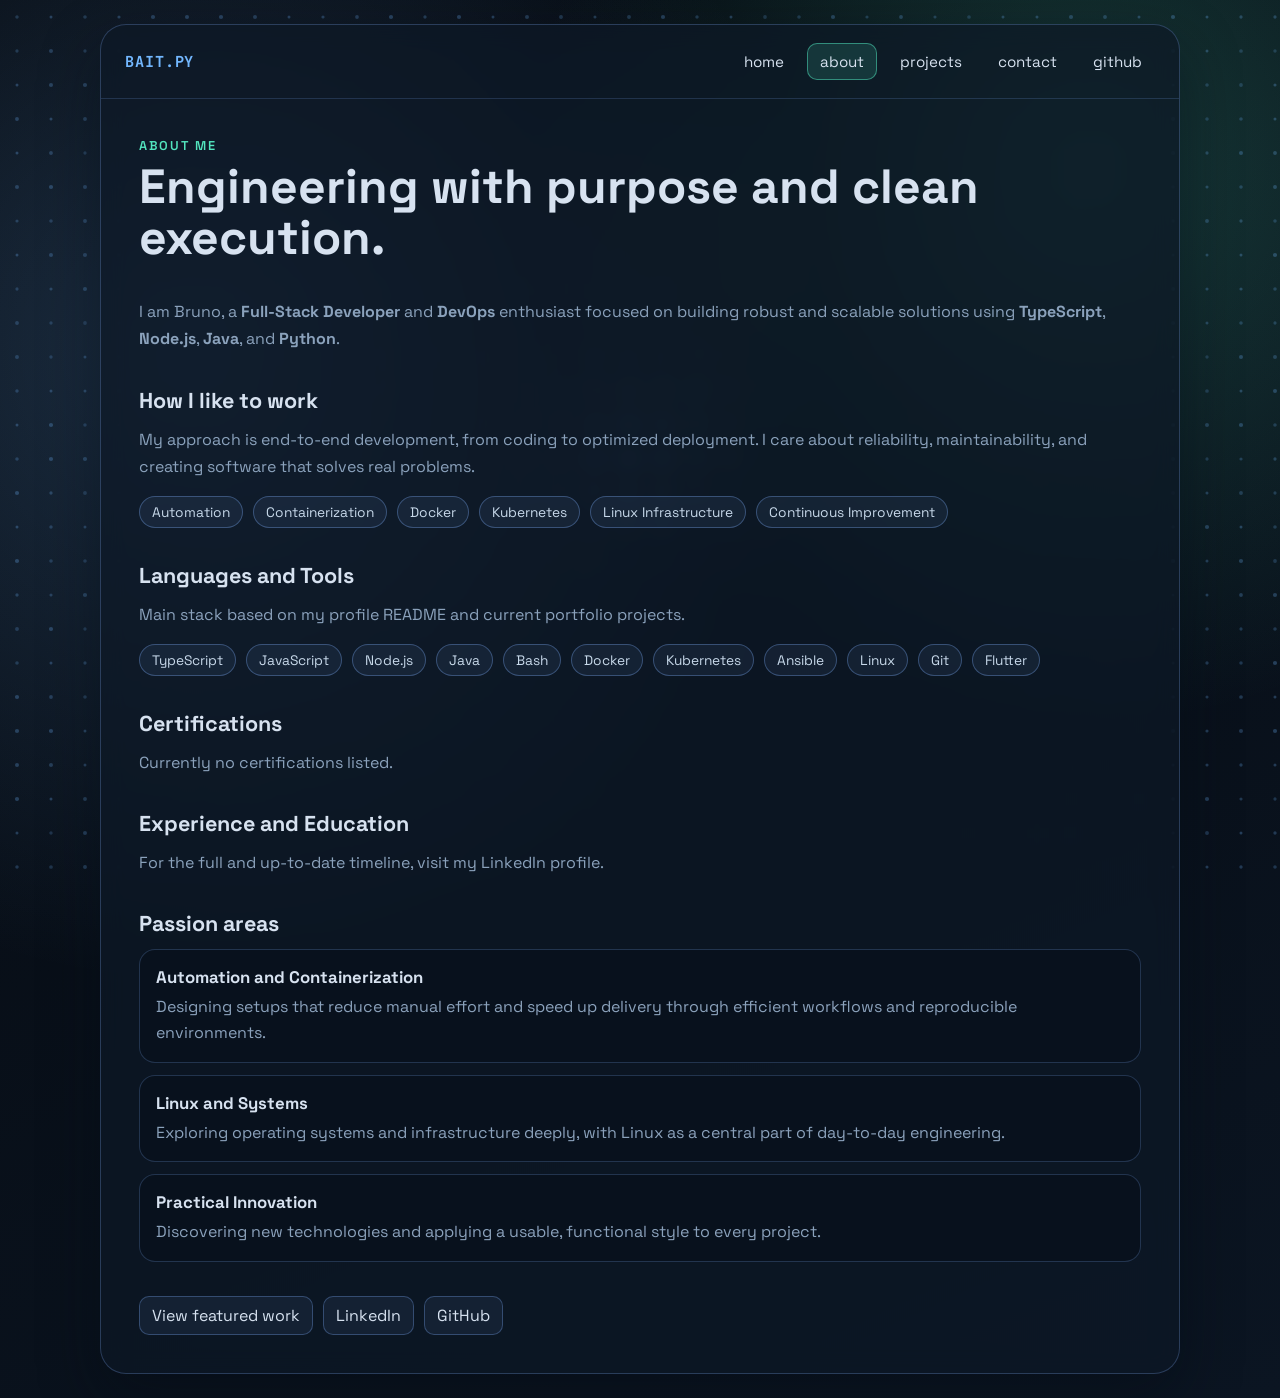
<file: about.html>
<!DOCTYPE html>
<html lang="en">
<head>
    <meta charset="UTF-8">
    <meta name="viewport" content="width=device-width, initial-scale=1.0">
    <title>About - Bruno Alonso</title>
    <link rel="preconnect" href="https://fonts.googleapis.com">
    <link rel="preconnect" href="https://fonts.gstatic.com" crossorigin>
    <link href="https://fonts.googleapis.com/css2?family=JetBrains+Mono:wght@400;500;700&family=Space+Grotesk:wght@400;500;600;700&display=swap" rel="stylesheet">
    <link rel="apple-touch-icon" sizes="180x180" href="favicon/apple-touch-icon.png">
    <link rel="icon" type="image/png" sizes="32x32" href="favicon/favicon-32x32.png">
    <link rel="icon" type="image/png" sizes="16x16" href="favicon/favicon-16x16.png">
    <link rel="manifest" href="favicon/site.webmanifest">
    <link rel="stylesheet" href="assets/styles.css">
</head>
<body>
<canvas class="ambient-canvas" id="ambient-canvas" aria-hidden="true"></canvas>
<div class="page-wrap">
    <main class="main-shell">
        <nav class="nav fade-in fade-delay-1">
            <div class="logo">BAIT.PY</div>
            <div class="nav-links">
                <a href="index.html">home</a>
                <a class="active" href="about.html">about</a>
                <a href="proyectos.html">projects</a>
                <a href="https://www.linkedin.com/in/brunoalonsopujol/" target="_blank" rel="noopener">contact</a>
                <a href="https://github.com/bait-py" target="_blank" rel="noopener">github</a>
            </div>
        </nav>

        <section class="content">
            <p class="kicker fade-in fade-delay-2">About me</p>
            <h1 class="fade-in fade-delay-2">Engineering with purpose and clean execution.</h1>

            <div class="section fade-in fade-delay-3">
                <p>I am Bruno, a <strong>Full-Stack Developer</strong> and <strong>DevOps</strong> enthusiast focused on building robust and scalable solutions using <strong>TypeScript</strong>, <strong>Node.js</strong>, <strong>Java</strong>, and <strong>Python</strong>.</p>
            </div>

            <div class="section fade-in fade-delay-4">
                <h2>How I like to work</h2>
                <p>My approach is end-to-end development, from coding to optimized deployment. I care about reliability, maintainability, and creating software that solves real problems.</p>
                <div class="tech-tags" aria-label="Professional interests">
                    <span>Automation</span>
                    <span>Containerization</span>
                    <span>Docker</span>
                    <span>Kubernetes</span>
                    <span>Linux Infrastructure</span>
                    <span>Continuous Improvement</span>
                </div>
            </div>

            <div class="section fade-in fade-delay-5">
                <h2>Languages and Tools</h2>
                <p>Main stack based on my profile README and current portfolio projects.</p>
                <div class="tech-tags" aria-label="Languages and tools">
                    <span>TypeScript</span>
                    <span>JavaScript</span>
                    <span>Node.js</span>
                    <span>Java</span>
                    <span>Bash</span>
                    <span>Docker</span>
                    <span>Kubernetes</span>
                    <span>Ansible</span>
                    <span>Linux</span>
                    <span>Git</span>
                    <span>Flutter</span>
                </div>
            </div>

            <div class="section fade-in fade-delay-5">
                <h2>Certifications</h2>
                <p>Currently no certifications listed.</p>
            </div>

            <div class="section fade-in fade-delay-5">
                <h2>Experience and Education</h2>
                <p>For the full and up-to-date timeline, visit my LinkedIn profile.</p>
            </div>

            <div class="section fade-in fade-delay-5">
                <h2>Passion areas</h2>
                <div class="projects-grid">
                    <article class="project-card">
                        <h3>Automation and Containerization</h3>
                        <p>Designing setups that reduce manual effort and speed up delivery through efficient workflows and reproducible environments.</p>
                    </article>
                    <article class="project-card">
                        <h3>Linux and Systems</h3>
                        <p>Exploring operating systems and infrastructure deeply, with Linux as a central part of day-to-day engineering.</p>
                    </article>
                    <article class="project-card">
                        <h3>Practical Innovation</h3>
                        <p>Discovering new technologies and applying a usable, functional style to every project.</p>
                    </article>
                </div>
            </div>

            <div class="footer-links fade-in fade-delay-5">
                <a href="proyectos.html">View featured work</a>
                <a href="https://www.linkedin.com/in/brunoalonsopujol/" target="_blank" rel="noopener">LinkedIn</a>
                <a href="https://github.com/bait-py" target="_blank" rel="noopener">GitHub</a>
            </div>
        </section>
    </main>
</div>
<script src="assets/interactive.js" defer></script>
</body>
</html>
</file>
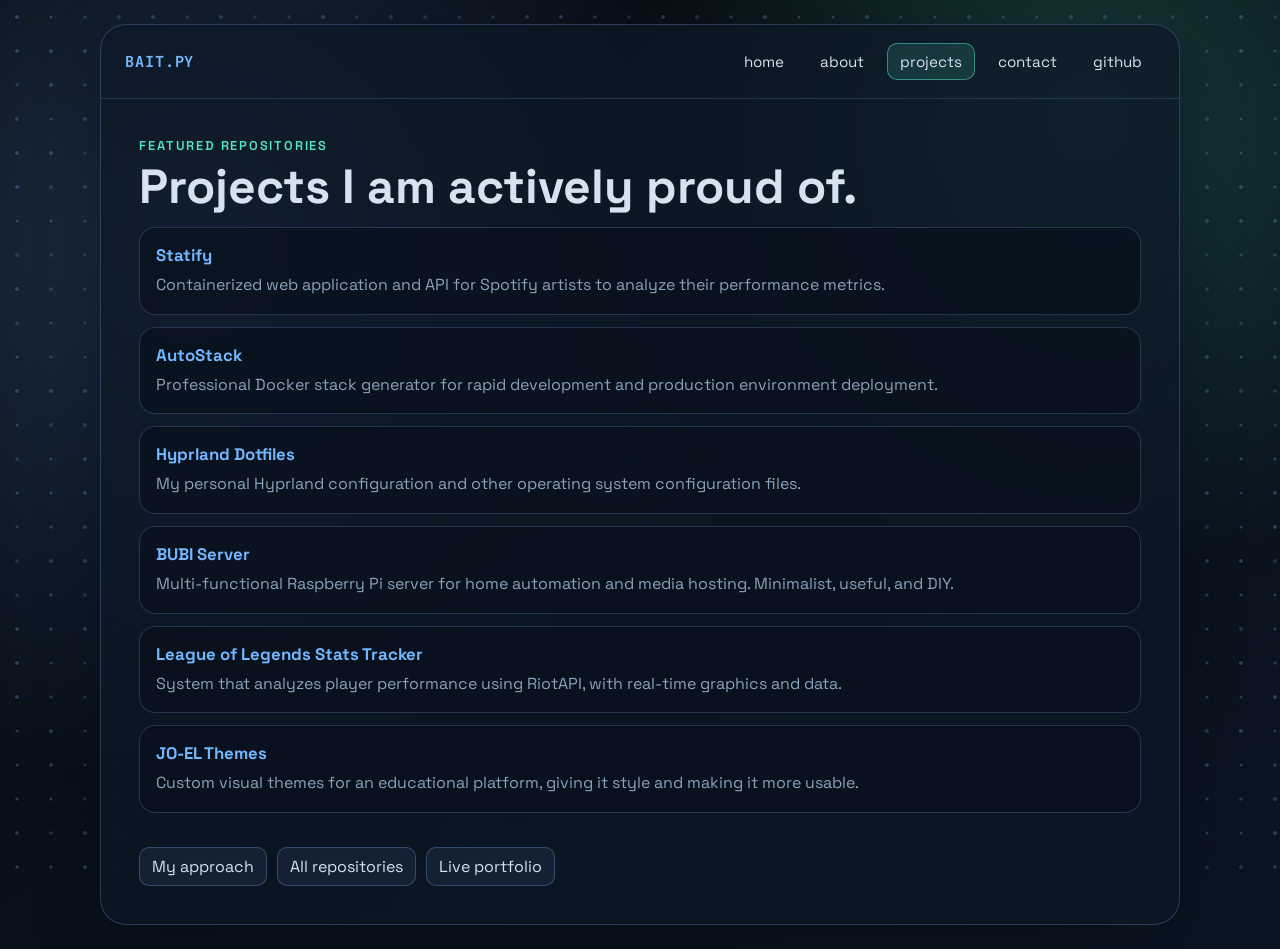
<file: proyectos.html>
<!DOCTYPE html>
<html lang="en">
<head>
    <meta charset="UTF-8">
    <meta name="viewport" content="width=device-width, initial-scale=1.0">
    <title>Projects - Bruno Alonso</title>
    <link rel="preconnect" href="https://fonts.googleapis.com">
    <link rel="preconnect" href="https://fonts.gstatic.com" crossorigin>
    <link href="https://fonts.googleapis.com/css2?family=JetBrains+Mono:wght@400;500;700&family=Space+Grotesk:wght@400;500;600;700&display=swap" rel="stylesheet">
    <link rel="apple-touch-icon" sizes="180x180" href="favicon/apple-touch-icon.png">
    <link rel="icon" type="image/png" sizes="32x32" href="favicon/favicon-32x32.png">
    <link rel="icon" type="image/png" sizes="16x16" href="favicon/favicon-16x16.png">
    <link rel="manifest" href="favicon/site.webmanifest">
    <link rel="stylesheet" href="assets/styles.css">
</head>
<body>
<canvas class="ambient-canvas" id="ambient-canvas" aria-hidden="true"></canvas>
<div class="page-wrap">
    <main class="main-shell">
        <nav class="nav fade-in fade-delay-1">
            <div class="logo">BAIT.PY</div>
            <div class="nav-links">
                <a href="index.html">home</a>
                <a href="about.html">about</a>
                <a class="active" href="proyectos.html">projects</a>
                <a href="https://www.linkedin.com/in/brunoalonsopujol/" target="_blank" rel="noopener">contact</a>
                <a href="https://github.com/bait-py" target="_blank" rel="noopener">github</a>
            </div>
        </nav>

        <section class="content">
            <p class="kicker fade-in fade-delay-2">Featured repositories</p>
            <h1 class="fade-in fade-delay-2">Projects I am actively proud of.</h1>

            <div class="projects-grid fade-in fade-delay-3">
                <article class="project-card">
                    <h3><a href="https://github.com/bait-py/statify" target="_blank" rel="noopener">Statify</a></h3>
                    <p>Containerized web application and API for Spotify artists to analyze their performance metrics.</p>
                </article>

                <article class="project-card">
                    <h3><a href="https://github.com/bait-py/autostack" target="_blank" rel="noopener">AutoStack</a></h3>
                    <p>Professional Docker stack generator for rapid development and production environment deployment.</p>
                </article>

                <article class="project-card">
                    <h3><a href="https://github.com/bait-py/dotfiles" target="_blank" rel="noopener">Hyprland Dotfiles</a></h3>
                    <p>My personal Hyprland configuration and other operating system configuration files.</p>
                </article>

                <article class="project-card">
                    <h3><a href="https://github.com/bait-py/bubiserver" target="_blank" rel="noopener">BUBI Server</a></h3>
                    <p>Multi-functional Raspberry Pi server for home automation and media hosting. Minimalist, useful, and DIY.</p>
                </article>

                <article class="project-card">
                    <h3><a href="https://github.com/bait-py/nyoloqchallenge" target="_blank" rel="noopener">League of Legends Stats Tracker</a></h3>
                    <p>System that analyzes player performance using RiotAPI, with real-time graphics and data.</p>
                </article>

                <article class="project-card">
                    <h3><a href="https://github.com/bait-py/temasjoel" target="_blank" rel="noopener">JO-EL Themes</a></h3>
                    <p>Custom visual themes for an educational platform, giving it style and making it more usable.</p>
                </article>
            </div>

            <div class="footer-links fade-in fade-delay-4">
                <a href="about.html">My approach</a>
                <a href="https://github.com/bait-py?tab=repositories" target="_blank" rel="noopener">All repositories</a>
                <a href="https://bait-py.github.io/portfolio/" target="_blank" rel="noopener">Live portfolio</a>
            </div>
        </section>
    </main>
</div>
<script src="assets/interactive.js" defer></script>
</body>
</html>
</file>
<file: assets/styles.css>
:root {
    --bg-0: #05090f;
    --bg-1: #0b1522;
    --panel: rgba(13, 24, 38, 0.72);
    --panel-border: rgba(130, 177, 255, 0.25);
    --text: #d7e2f0;
    --muted: #8ba2bc;
    --accent: #73b8ff;
    --accent-2: #53e6bf;
    --shadow: rgba(5, 12, 20, 0.45);
    --max-width: 1080px;
}

* {
    box-sizing: border-box;
}

html,
body {
    margin: 0;
    min-height: 100%;
}

body {
    font-family: "Space Grotesk", "Segoe UI", sans-serif;
    background:
        radial-gradient(circle at 15% 25%, rgba(115, 184, 255, 0.2), transparent 42%),
        radial-gradient(circle at 85% 12%, rgba(83, 230, 191, 0.2), transparent 34%),
        linear-gradient(155deg, var(--bg-0) 0%, var(--bg-1) 100%);
    color: var(--text);
    overflow-x: hidden;
}

.ambient-canvas {
    position: fixed;
    inset: 0;
    z-index: 0;
    pointer-events: none;
    opacity: 0.92;
}

.page-wrap {
    position: relative;
    z-index: 1;
    min-height: 100vh;
    padding: 24px;
    display: flex;
    justify-content: center;
}

.main-shell {
    width: min(100%, var(--max-width));
    margin: auto;
    background: var(--panel);
    border: 1px solid var(--panel-border);
    border-radius: 26px;
    backdrop-filter: blur(12px);
    box-shadow: 0 24px 60px var(--shadow);
    overflow: hidden;
}

.nav {
    display: flex;
    flex-wrap: wrap;
    gap: 14px;
    align-items: center;
    justify-content: space-between;
    padding: 18px 24px;
    border-bottom: 1px solid rgba(130, 177, 255, 0.18);
}

.logo {
    font-family: "JetBrains Mono", monospace;
    font-weight: 700;
    color: var(--accent);
    letter-spacing: 0.06em;
    font-size: 0.95rem;
}

.nav-links {
    display: flex;
    gap: 10px;
    flex-wrap: wrap;
}

.nav-links a {
    text-decoration: none;
    color: var(--text);
    font-size: 0.95rem;
    padding: 8px 12px;
    border-radius: 10px;
    border: 1px solid transparent;
    transition: transform 180ms ease, border-color 180ms ease, background-color 180ms ease;
}

.nav-links a:hover,
.nav-links a:focus-visible {
    transform: translateY(-2px);
    border-color: rgba(130, 177, 255, 0.48);
    background-color: rgba(130, 177, 255, 0.12);
    outline: none;
}

.nav-links a.active {
    border-color: rgba(83, 230, 191, 0.5);
    background-color: rgba(83, 230, 191, 0.14);
}

.content {
    padding: clamp(20px, 3vw, 42px);
}

.hero {
    display: grid;
    gap: 28px;
    grid-template-columns: minmax(220px, 280px) 1fr;
    align-items: center;
}

.hero-pfp {
    width: min(230px, 100%);
    aspect-ratio: 1 / 1;
    border-radius: 24px;
    border: 1px solid rgba(130, 177, 255, 0.4);
    object-fit: cover;
    justify-self: center;
    box-shadow: 0 16px 38px rgba(2, 9, 16, 0.5);
}

.kicker {
    margin: 0;
    color: var(--accent-2);
    text-transform: uppercase;
    font-size: 0.8rem;
    letter-spacing: 0.14em;
    font-weight: 600;
}

h1 {
    margin: 8px 0 14px;
    font-size: clamp(2rem, 5vw, 3rem);
    line-height: 1.06;
}

.subtitle {
    margin: 0;
    font-size: clamp(1rem, 2vw, 1.2rem);
    color: var(--muted);
    max-width: 52ch;
}

.live-time {
    margin-top: 18px;
    display: inline-flex;
    gap: 8px;
    align-items: center;
    font-family: "JetBrains Mono", monospace;
    color: var(--accent);
    font-size: 0.86rem;
    padding: 7px 12px;
    border-radius: 999px;
    border: 1px solid rgba(115, 184, 255, 0.3);
    background: rgba(115, 184, 255, 0.1);
}

.status-dot {
    width: 8px;
    height: 8px;
    border-radius: 999px;
    background: var(--accent-2);
    box-shadow: 0 0 16px var(--accent-2);
}

.section {
    margin-top: 34px;
}

.section h2 {
    margin: 0 0 12px;
    font-size: 1.35rem;
}

.section p {
    margin: 0;
    color: var(--muted);
    line-height: 1.7;
}

.tech-tags {
    margin-top: 16px;
    display: flex;
    flex-wrap: wrap;
    gap: 10px;
}

.tech-tags span {
    border-radius: 999px;
    border: 1px solid rgba(130, 177, 255, 0.32);
    background: rgba(130, 177, 255, 0.08);
    padding: 6px 12px;
    font-size: 0.86rem;
    color: #c8d9ea;
}

.projects-grid {
    display: grid;
    gap: 12px;
}

.project-card {
    border-radius: 16px;
    border: 1px solid rgba(130, 177, 255, 0.22);
    background: rgba(9, 17, 28, 0.72);
    padding: 16px;
    transition: transform 180ms ease, border-color 180ms ease, box-shadow 180ms ease;
}

.project-card:hover {
    transform: translateY(-3px);
    border-color: rgba(83, 230, 191, 0.4);
    box-shadow: 0 12px 24px rgba(4, 13, 24, 0.45);
}

.project-card h3 {
    margin: 0 0 6px;
    font-size: 1.05rem;
}

.project-card h3 a {
    color: var(--accent);
    text-decoration: none;
}

.project-card p {
    margin: 0;
    color: var(--muted);
    line-height: 1.6;
}

.footer-links {
    margin-top: 34px;
    display: flex;
    gap: 10px;
    flex-wrap: wrap;
}

.footer-links a {
    text-decoration: none;
    border-radius: 10px;
    border: 1px solid rgba(130, 177, 255, 0.3);
    color: var(--text);
    padding: 8px 12px;
    background: rgba(130, 177, 255, 0.08);
    transition: transform 180ms ease, border-color 180ms ease;
}

.footer-links a:hover,
.footer-links a:focus-visible {
    transform: translateY(-2px);
    border-color: rgba(83, 230, 191, 0.52);
    outline: none;
}

.fade-in {
    opacity: 0;
    transform: translateY(18px);
    animation: rise 650ms ease forwards;
}

.fade-delay-1 { animation-delay: 80ms; }
.fade-delay-2 { animation-delay: 160ms; }
.fade-delay-3 { animation-delay: 240ms; }
.fade-delay-4 { animation-delay: 320ms; }
.fade-delay-5 { animation-delay: 420ms; }

@keyframes rise {
    to {
        opacity: 1;
        transform: translateY(0);
    }
}

.custom-cursor-enabled,
.custom-cursor-enabled a,
.custom-cursor-enabled button,
.custom-cursor-enabled img,
.custom-cursor-enabled input,
.custom-cursor-enabled textarea,
.custom-cursor-enabled select {
    cursor: none;
}

.cursor-follower-layer {
    position: fixed;
    inset: 0;
    z-index: 50;
    pointer-events: none;
    opacity: 0;
    transition: opacity 180ms ease;
}

.cursor-follower-layer.is-visible {
    opacity: 1;
}

.cursor-dot,
.cursor-ring {
    position: fixed;
    border-radius: 999px;
    pointer-events: none;
    transform: translate(-50%, -50%);
}

.cursor-dot {
    width: 8px;
    height: 8px;
    background: #e8f3ff;
    box-shadow: 0 0 16px rgba(115, 184, 255, 0.8);
}

.cursor-ring {
    width: 28px;
    height: 28px;
    border: 1.5px solid rgba(232, 243, 255, 0.95);
    transition: width 300ms ease, height 300ms ease, border-color 300ms ease;
}

.cursor-follower-layer.is-hovering .cursor-ring {
    width: 44px;
    height: 44px;
    border-color: rgba(83, 230, 191, 0.95);
}

@media (max-width: 820px) {
    .hero {
        grid-template-columns: 1fr;
        text-align: center;
    }

    .subtitle {
        margin-inline: auto;
    }

    .live-time {
        justify-content: center;
    }

    .content {
        padding: 20px;
    }
}

@media (prefers-reduced-motion: reduce) {
    .fade-in {
        animation: none;
        opacity: 1;
        transform: none;
    }

    .project-card,
    .footer-links a,
    .nav-links a {
        transition: none;
    }

    .cursor-follower-layer,
    .ambient-canvas {
        display: none;
    }
}

@media (max-width: 900px) {
    .custom-cursor-enabled,
    .custom-cursor-enabled a,
    .custom-cursor-enabled button,
    .custom-cursor-enabled img,
    .custom-cursor-enabled input,
    .custom-cursor-enabled textarea,
    .custom-cursor-enabled select {
        cursor: auto;
    }
}
</file>
